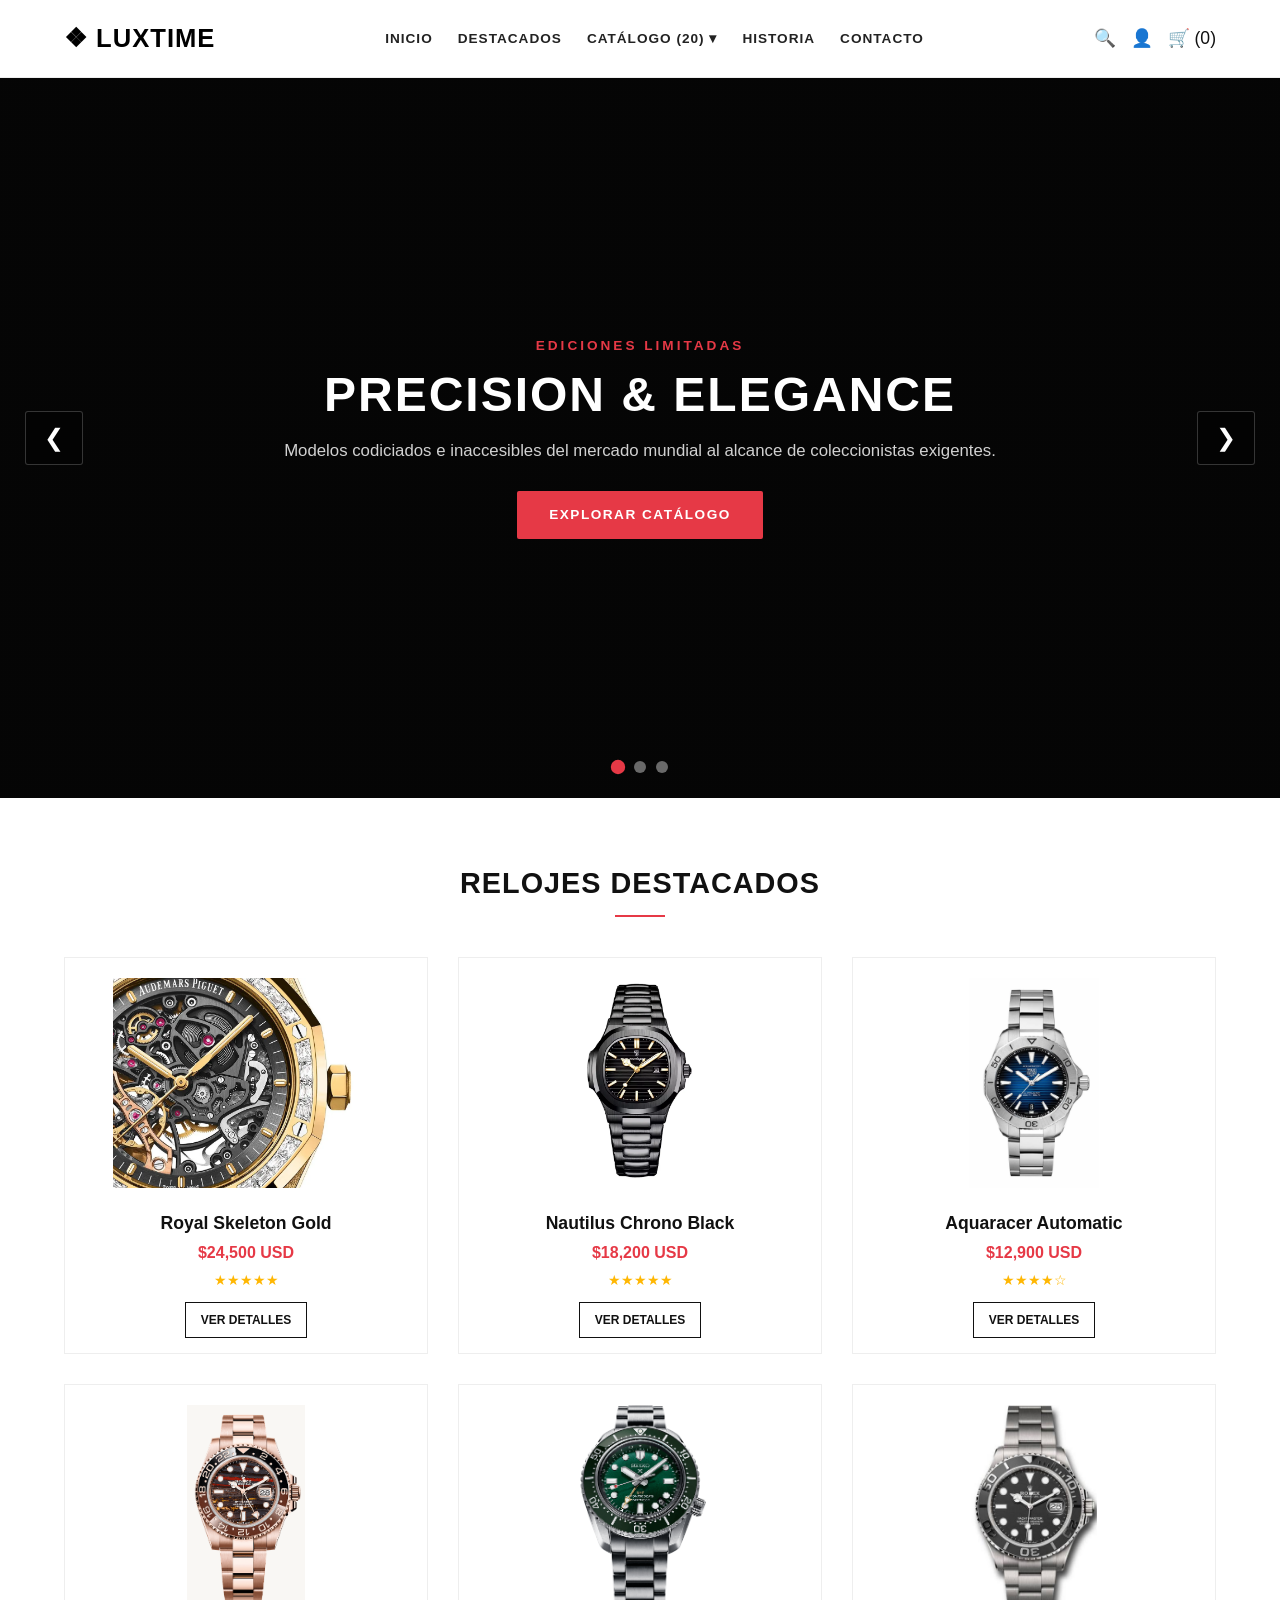
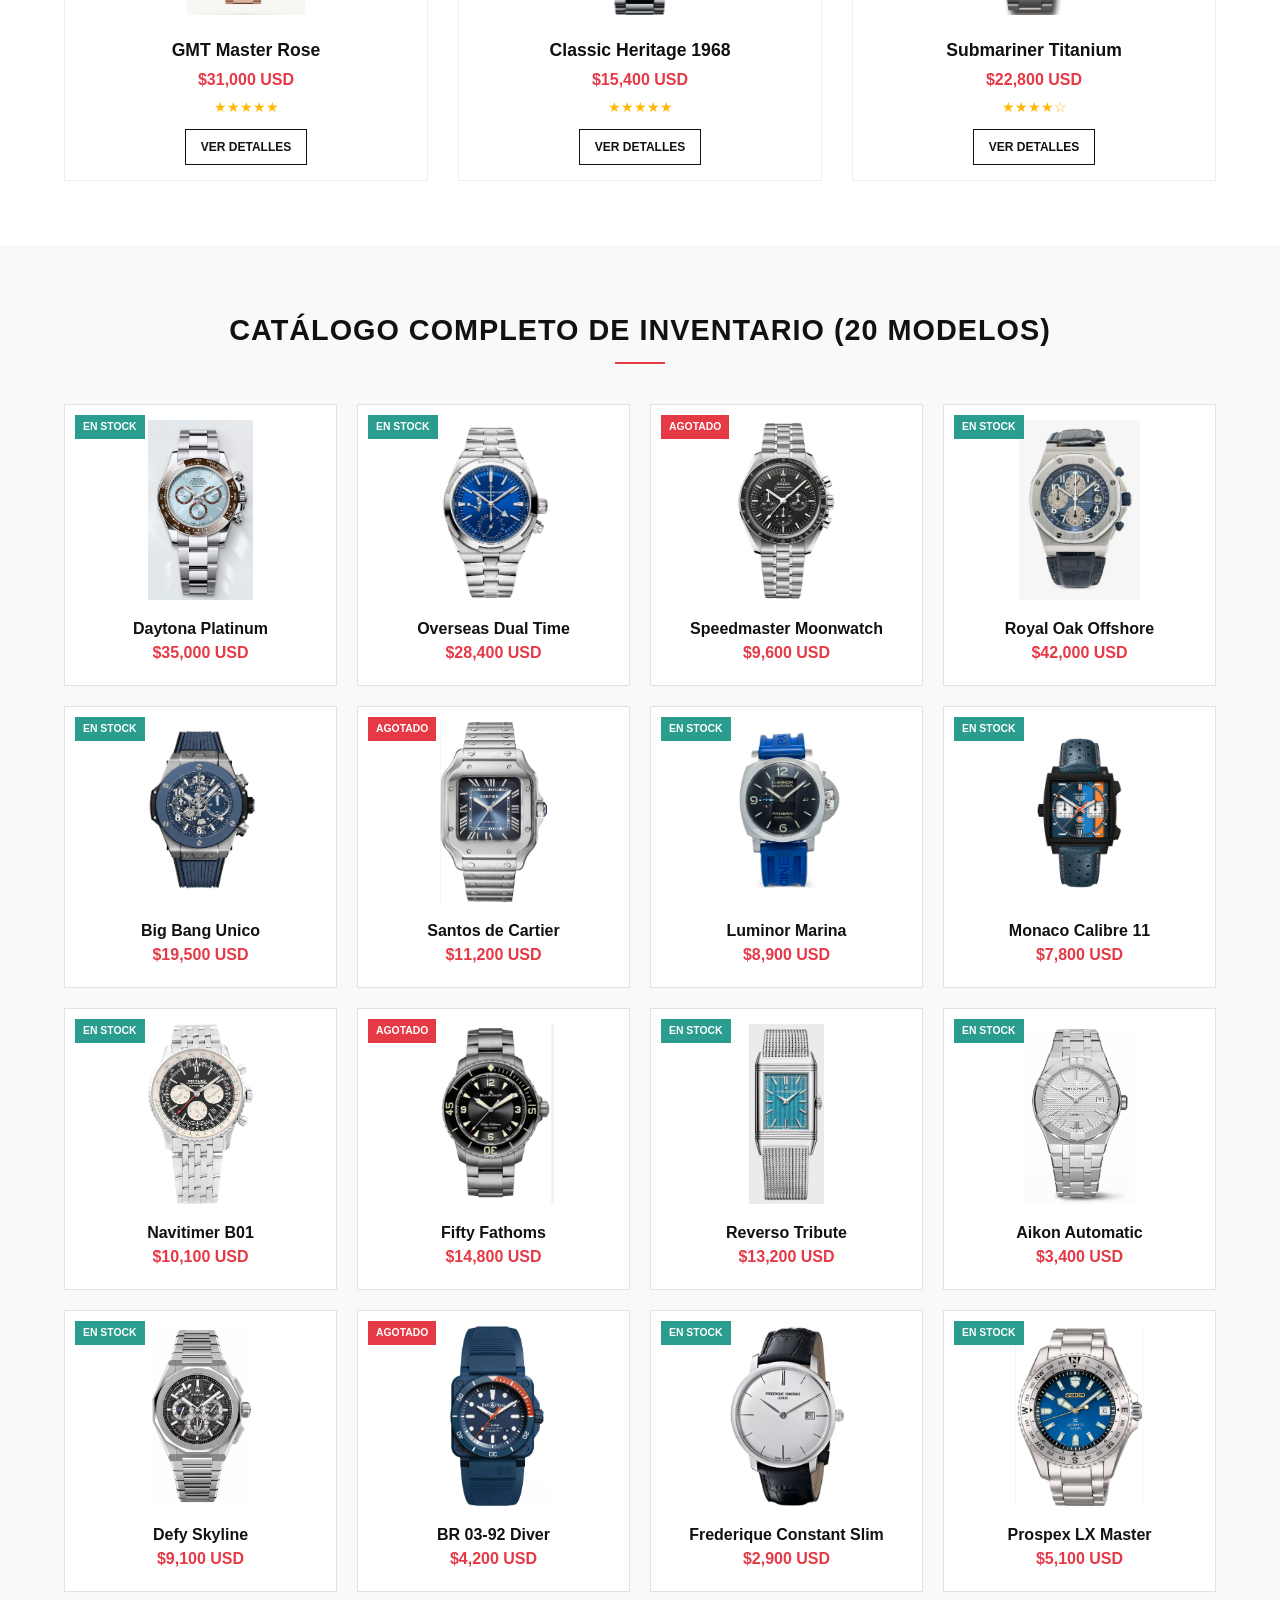
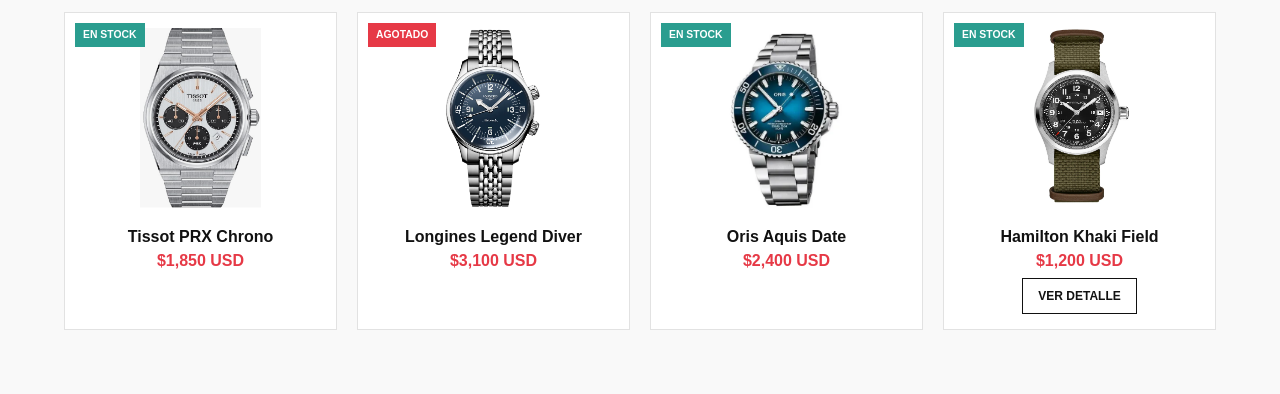
<file: index.html>
<!DOCTYPE html>
<html lang="es">
<head>
    <meta charset="UTF-8">
    <meta name="viewport" content="width=device-width, initial-scale=1.0">
    <title>LuxTime | Luxury Watch & Jewelry Boutique</title>
    <link rel="stylesheet" href="style.css">
    
</head>
<body>

    <!-- ENCABEZADO / NAVBAR NATIVO ESTILO CRM JEWELERS 
     aqui se filtra los productos puede elegir por producto- 
     catalogo - super destacados -->
    <header class="navbar">
        <div class="logo">
            <span class="logo-icon">❖</span> LuxTime
        </div>
<nav>
    <ul class="nav-links">
        <li><a href="index.html">INICIO</a></li>
        <li><a href="index.html#destacados">DESTACADOS</a></li>
        
        <!-- ELEMENTO CON DESPLEGABLE -->
        <li class="dropdown">
            <a href="catalogo.html" class="dropbtn">CATÁLOGO (20) ▾</a>
            <div class="dropdown-content">
                <a href="catalogo.html" class="btn-dropdown">VER COLECCIÓN</a>
                <a href="catalogo.html">Ver Disponibles</a>
                <a href="catalogo.html">Agotados</a>
            </div>
        </li>

        <li><a href="historia.html">HISTORIA</a></li>
        <li><a href="contacto.html">CONTACTO</a></li>
    </ul>
</nav>
        </nav>
        <div class="nav-icons">
            <span>🔍</span>
            <span>👤</span>
            <span>🛒 (0)</span>
        </div>
    </header>

   <!-- SECCIÓN CARRUSEL HERO PRINCIPAL -->
<section class="hero-carousel">
    <div class="carousel-container">
        
        <!-- Diapositiva 1: Reloj Clásico Automático de Lujo -->
        <div class="carousel-slide active" style="background-image: linear-gradient(rgba(0, 0, 0, 0.6), rgba(0, 0, 0, 0.6)), url('https://images.unsplash.com/photo-1524805444758-089113d48a6d?q=80&w=1600&auto=format&fit=crop');">
            <div class="hero-content">
                <span class="hero-subtitle">EDICIONES LIMITADAS</span>
                <h1 class="hero-title">PRECISION & ELEGANCE</h1>
                <p class="hero-description">Modelos codiciados e inaccesibles del mercado mundial al alcance de coleccionistas exigentes.</p>
                <a href="catalogo.html" class="btn-hero">EXPLORAR CATÁLOGO</a>
            </div>
        </div>

        <!-- Diapositiva 2: Cronógrafo Suizo Deportivo -->
        <div class="carousel-slide" style="background-image: linear-gradient(rgba(0, 0, 0, 0.6), rgba(0, 0, 0, 0.6)), url('https://images.unsplash.com/photo-1547996160-81dfa63595aa?q=80&w=1600&auto=format&fit=crop');">
            <div class="hero-content">
                <span class="hero-subtitle">MAESTRÍA SUIZA</span>
                <h1 class="hero-title">CRAFTED FOR GREATNESS</h1>
                <p class="hero-description">Cronógrafos legendarios probados en las condiciones más extremas del planeta.</p>
                <a href="catalogo.html?filtro=stock" class="btn-hero">VER DISPONIBLES</a>
            </div>
        </div>

        <!-- Diapositiva 3: Alta Horología de Colección -->
<div class="carousel-slide" style="background-image: linear-gradient(rgba(0, 0, 0, 0.65), rgba(0, 0, 0, 0.65)), url('./PATEK\ CARRUSEL.png'); background-size: contain; background-repeat: no-repeat; background-position: center;">
    <div class="hero-content">
        <span class="hero-subtitle">INVERSIÓN Y PRESTIGIO</span>
        <h1 class="hero-title">TIMELESS SOPHISTICATION</h1>
        <p class="hero-description">Piezas de colección certificadas con la garantía oficial de autenticidad LuxTime.</p>
        <a href="catalogo.html" class="btn-hero">CONOCE LA COLECCIÓN</a>
    </div>
</div>
    </div>

    <!-- Controles de Navegación del Carrusel -->
    <button class="carousel-control prev" onclick="moveSlide(-1)">&#10094;</button>
    <button class="carousel-control next" onclick="moveSlide(1)">&#10095;</button>

    <!-- Indicadores (Puntos abajo) -->
    <div class="carousel-dots">
        <span class="dot active" onclick="currentSlide(0)"></span>
        <span class="dot" onclick="currentSlide(1)"></span>
        <span class="dot" onclick="currentSlide(2)"></span>
    </div>
</section>

    <!-- SECCIÓN: 6 RELOJES DESTACADOS (Requerimiento Home) -->
    <section id="destacados" class="container">
        <h2 class="section-title">Relojes Destacados</h2>
        <div class="grid-6">
            <!-- 1 -->
            <div class="card">
                <div class="card-img"><img src="Royal Skeleton Gold.png" alt="Reloj 1"></div>
                <h3>Royal Skeleton Gold</h3>
                <p class="price">$24,500 USD</p>
                <div class="rating">★★★★★</div>
                <a href="catalogo.html" class="btn-card">Ver detalles</a>
            </div>
            <!-- 2 -->
            <div class="card">
                <div class="card-img"><img src="Nautilus Chrono Black.png" alt="Reloj 2"></div>
                <h3>Nautilus Chrono Black</h3>
                <p class="price">$18,200 USD</p>
                <div class="rating">★★★★★</div>
                <a href="catalogo.html" class="btn-card">Ver detalles</a>
            </div>
            <!-- 3 -->
            <div class="card">
                <div class="card-img"><img src="Aquaracer Automatic.png" alt="Reloj 3"></div>
                <h3>Aquaracer Automatic</h3>
                <p class="price">$12,900 USD</p>
                <div class="rating">★★★★☆</div>
                <a href="catalogo.html" class="btn-card">Ver detalles</a>
            </div>
            <!-- 4 -->
            <div class="card">
                <div class="card-img"><img src="GMT Master Rose.png" alt="Reloj 4"></div>
                <h3>GMT Master Rose</h3>
                <p class="price">$31,000 USD</p>
                <div class="rating">★★★★★</div>
                <a href="catalogo.html" class="btn-card">Ver detalles</a>
            </div>
            <!-- 5 -->
            <div class="card">
                <div class="card-img"><img src="Classic Heritage 1968.png" alt="Reloj 5"></div>
                <h3>Classic Heritage 1968</h3>
                <p class="price">$15,400 USD</p>
                <div class="rating">★★★★★</div>
                <a href="catalogo.html" class="btn-card">Ver detalles</a>
            </div>
            <!-- 6 -->
            <div class="card">
                <div class="card-img"><img src="Submariner Titanium.png" alt="Reloj 6"></div>
                <h3>Submariner Titanium</h3>
                <p class="price">$22,800 USD</p>
                <div class="rating">★★★★☆</div>
               <a href="catalogo.html" class="btn-card">Ver detalles</a>
            </div>
        </div>
    </section>

    <!-- SECCIÓN: CATÁLOGO COMPLETO (20 RELOJES CON ETIQUETAS STOCK/AGOTADO) -->
    <section id="catalogo" class="container bg-light">
        <h2 class="section-title">Catálogo Completo de Inventario (20 Modelos)</h2>
        <div class="grid-catalog">
            <!-- 1 -->
            <div class="catalog-card">
                <span class="badge stock">En Stock</span>
                <img src="Daytona Platinum.png" alt="Model 1">
                <h4>Daytona Platinum</h4>
                <p class="price">$35,000 USD</p>
            </div>
            <!-- 2 -->
            <div class="catalog-card">
                <span class="badge stock">En Stock</span>
                <img src="Overseas Dual Time.png" alt="Model 2">
                <h4>Overseas Dual Time</h4>
                <p class="price">$28,400 USD</p>
            </div>
            <!-- 3 -->
            <div class="catalog-card">
                <span class="badge soldout">Agotado</span>
                <img src="Speedmaster Moonwatch.png" alt="Model 3">
                <h4>Speedmaster Moonwatch</h4>
                <p class="price">$9,600 USD</p>
            </div>
            <!-- 4 -->
            <div class="catalog-card">
                <span class="badge stock">En Stock</span>
                <img src="Royal Oak Offshore.png" alt="Model 4">
                <h4>Royal Oak Offshore</h4>
                <p class="price">$42,000 USD</p>
            </div>
            <!-- 5 -->
            <div class="catalog-card">
                <span class="badge stock">En Stock</span>
                <img src="Big Bang Unico.png" alt="Model 5">
                <h4>Big Bang Unico</h4>
                <p class="price">$19,500 USD</p>
            </div>
            <!-- 6 -->
            <div class="catalog-card">
                <span class="badge soldout">Agotado</span>
                <img src="Santos de Cartier.png" alt="Model 6">
                <h4>Santos de Cartier</h4>
                <p class="price">$11,200 USD</p>
            </div>
            <!-- 7 -->
            <div class="catalog-card">
                <span class="badge stock">En Stock</span>
                <img src="Luminor Marina.png" alt="Model 7">
                <h4>Luminor Marina</h4>
                <p class="price">$8,900 USD</p>
            </div>
            <!-- 8 -->
            <div class="catalog-card">
                <span class="badge stock">En Stock</span>
                <img src="Monaco Calibre 11.png" alt="Model 8">
                <h4>Monaco Calibre 11</h4>
                <p class="price">$7,800 USD</p>
            </div>
            <!-- 9 -->
            <div class="catalog-card">
                <span class="badge stock">En Stock</span>
                <img src="Navitimer B01.jpg" alt="Model 9">
                <h4>Navitimer B01</h4>
                <p class="price">$10,100 USD</p>
            </div>
            <!-- 10 -->
            <div class="catalog-card">
                <span class="badge soldout">Agotado</span>
                <img src="Fifty Fathoms.png" alt="Model 10">
                <h4>Fifty Fathoms</h4>
                <p class="price">$14,800 USD</p>
            </div>
            <!-- 11 -->
            <div class="catalog-card">
                <span class="badge stock">En Stock</span>
                <img src="Reverso Tribute.png" alt="Model 11">
                <h4>Reverso Tribute</h4>
                <p class="price">$13,200 USD</p>
            </div>
            <!-- 12 -->
            <div class="catalog-card">
                <span class="badge stock">En Stock</span>
                <img src="Aikon Automatic.png" alt="Model 12">
                <h4>Aikon Automatic</h4>
                <p class="price">$3,400 USD</p>
            </div>
            <!-- 13 -->
            <div class="catalog-card">
                <span class="badge stock">En Stock</span>
                <img src="Defy Skyline.png" alt="Model 13">
                <h4>Defy Skyline</h4>
                <p class="price">$9,100 USD</p>
            </div>
            <!-- 14 -->
            <div class="catalog-card">
                <span class="badge soldout">Agotado</span>
                <img src="BR 03-92 Diver.png" alt="Model 14">
                <h4>BR 03-92 Diver</h4>
                <p class="price">$4,200 USD</p>
            </div>
            <!-- 15 -->
            <div class="catalog-card">
                <span class="badge stock">En Stock</span>
                <img src="Frederique Constant Slim.png" alt="Model 15">
                <h4>Frederique Constant Slim</h4>
                <p class="price">$2,900 USD</p>
            </div>
            <!-- 16 -->
            <div class="catalog-card">
                <span class="badge stock">En Stock</span>
                <img src="Prospex LX Master.png" alt="Model 16">
                <h4>Prospex LX Master</h4>
                <p class="price">$5,100 USD</p>
            </div>
            <!-- 17 -->
            <div class="catalog-card">
                <span class="badge stock">En Stock</span>
                <img src="Tissot PRX Chrono.png" alt="Model 17">
                <h4>Tissot PRX Chrono</h4>
                <p class="price">$1,850 USD</p>
            </div>
            <!-- 18 -->
            <div class="catalog-card">
                <span class="badge soldout">Agotado</span>
                <img src="Longines Legend Diver.png" alt="Model 18">
                <h4>Longines Legend Diver</h4>
                <p class="price">$3,100 USD</p>
            </div>
            <!-- 19 -->
            <div class="catalog-card">
                <span class="badge stock">En Stock</span>
                <img src="Oris Aquis Date.png" alt="Model 19">
                <h4>Oris Aquis Date</h4>
                <p class="price">$2,400 USD</p>
            </div>
            <!-- 20 -->
            <!-- 20 -->
<!-- 20 -->
<div class="catalog-card">
    <span class="badge stock">En Stock</span>
    <img src="Hamilton Khaki Field.png" alt="Model 20">
    <h4>Hamilton Khaki Field</h4>
    <p class="price">$1,200 USD</p>
    <a href="#modal-hamilton" class="btn-card">Ver Detalle</a>
</div>
        </div>
    </section>

    <script>
    let slideIndex = 0;
    let autoSlideTimer = null;

    function showSlide(index) {
        const slides = document.querySelectorAll('.carousel-slide');
        const dots = document.querySelectorAll('.dot');

        if (!slides || slides.length === 0) return;

        // Ajuste cíclico de índice
        if (index >= slides.length) { slideIndex = 0; }
        else if (index < 0) { slideIndex = slides.length - 1; }
        else { slideIndex = index; }

        // Ocultar todas las diapositivas
        slides.forEach(slide => {
            slide.classList.remove('active');
            slide.style.opacity = '0';
            slide.style.zIndex = '0';
        });

        dots.forEach(dot => dot.classList.remove('active'));

        // Mostrar la activa
        slides[slideIndex].classList.add('active');
        slides[slideIndex].style.opacity = '1';
        slides[slideIndex].style.zIndex = '1';

        if (dots[slideIndex]) {
            dots[slideIndex].classList.add('active');
        }
    }

    function moveSlide(n) {
        resetTimer();
        showSlide(slideIndex + n);
    }

    function currentSlide(n) {
        resetTimer();
        showSlide(n);
    }

    function startAutoSlide() {
        if (autoSlideTimer) clearInterval(autoSlideTimer);
        autoSlideTimer = setInterval(() => {
            showSlide(slideIndex + 1);
        }, 4000); // Cambia cada 4 segundos
    }

    function resetTimer() {
        clearInterval(autoSlideTimer);
        startAutoSlide();
    }

    // Inicializar carrusel
    document.addEventListener('DOMContentLoaded', () => {
        showSlide(0);
        startAutoSlide();
    });
</script>

</body>
</html>
</file>
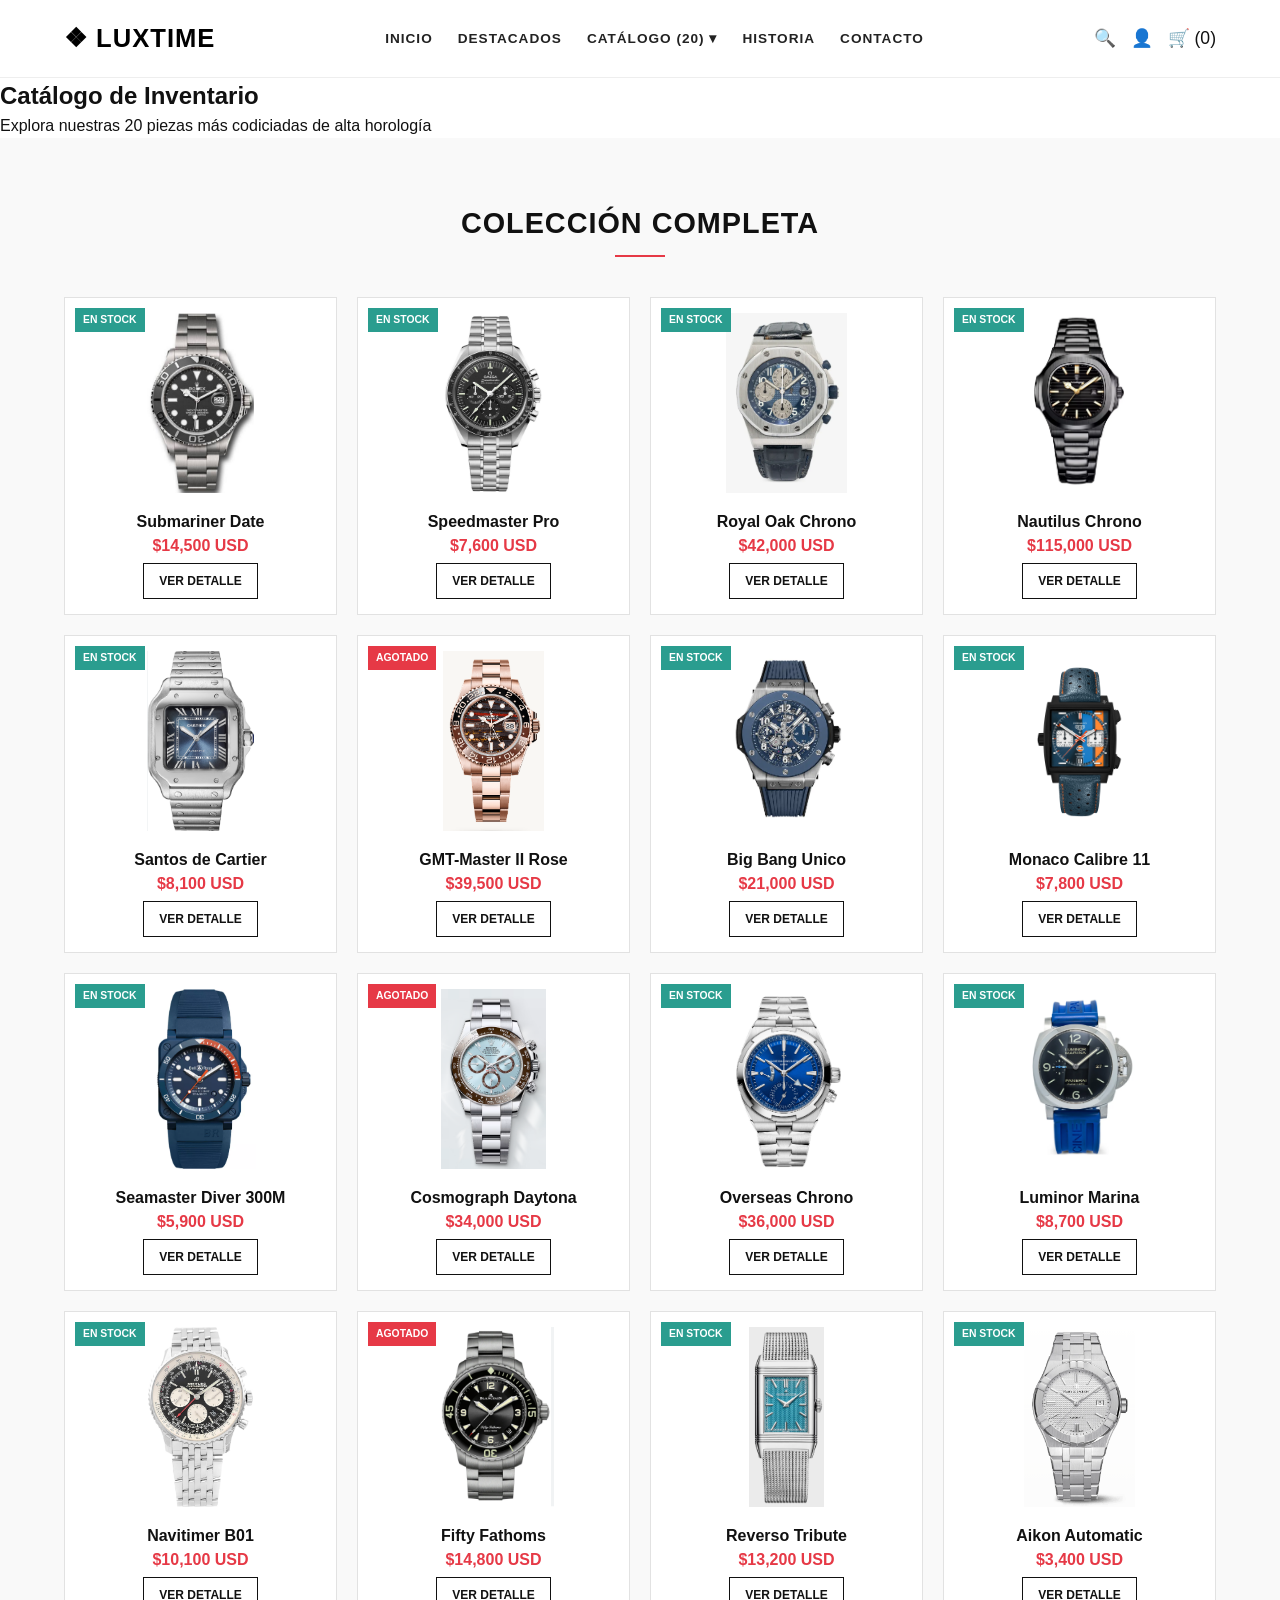
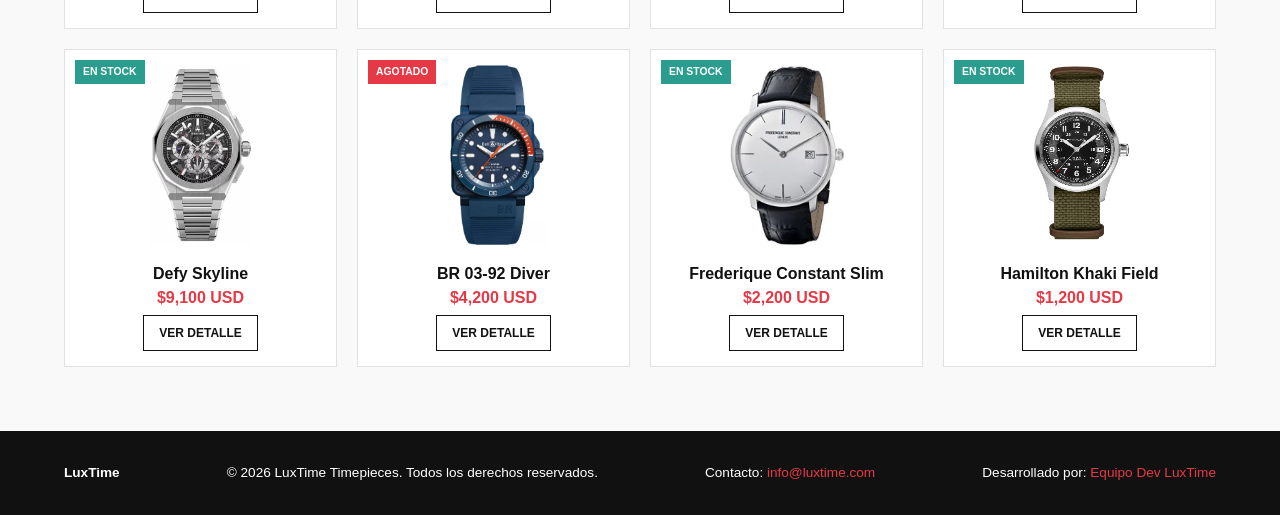
<file: catalogo.html>
<!DOCTYPE html>
<html lang="es">
<head>
    <meta charset="UTF-8">
    <meta name="viewport" content="width=device-width, initial-scale=1.0">
    <title>Catálogo Completo | LuxTime Boutique</title>
    <!-- Vinculamos el mismo CSS para mantener la colorimetría -->
    <link rel="stylesheet" href="style.css">
</head>
<body>

    <!-- NAVBAR IDÉNTICO (Mantenemos coherencia visual) -->
    <header class="navbar">
        <div class="logo">
            <span class="logo-icon">❖</span> LuxTime
        </div>
        <nav>
    <ul class="nav-links">
        <li><a href="index.html">INICIO</a></li>
        <li><a href="index.html#destacados">DESTACADOS</a></li>
        
        <!-- ELEMENTO CON DESPLEGABLE -->
        <li class="dropdown">
            <a href="catalogo.html" class="dropbtn">CATÁLOGO (20) ▾</a>
            <div class="dropdown-content">
                <a href="catalogo.html" class="btn-dropdown">VER COLECCIÓN</a>
                <a href="catalogo.html">Ver Disponibles</a>
                <a href="catalogo.html">Agotados</a>
            </div>
        </li>

        <li><a href="index.html#historia">HISTORIA</a></li>
        <li><a href="index.html#contacto">CONTACTO</a></li>
    </ul>
</nav>
        <div class="nav-icons">
            <span>🔍</span>
            <span>👤</span>
            <span>🛒 (0)</span>
        </div>
    </header>

    <!-- BANNER SECUNDARIO PARA EL CATÁLOGO -->
    <section class="catalog-hero">
        <h1>Catálogo de Inventario</h1>
        <p>Explora nuestras 20 piezas más codiciadas de alta horología</p>
    </section>

    <!-- SECCIÓN: CATÁLOGO COMPLETO (20 RELOJES) -->
    <section class="container bg-light">
    <h2 class="section-title">Colección Completa</h2>
    <div class="grid-catalog">

        <!-- 1 -->
        <div class="catalog-card">
            <span class="badge stock">En Stock</span>
            <img src="Submariner Titanium.png" alt="Submariner Date">
            <h4>Submariner Date</h4>
            <p class="price">$14,500 USD</p>
            <a href="#modal-submariner" class="btn-card">Ver Detalle</a>
        </div>

        <!-- 2 -->
        <div class="catalog-card">
            <span class="badge stock">En Stock</span>
            <img src="Speedmaster Moonwatch.png" alt="Speedmaster Professional">
            <h4>Speedmaster Pro</h4>
            <p class="price">$7,600 USD</p>
            <a href="#modal-speedmaster" class="btn-card">Ver Detalle</a>
        </div>

        <!-- 3 -->
        <div class="catalog-card">
            <span class="badge stock">En Stock</span>
            <img src="Royal Oak Offshore.png" alt="Royal Oak Chrono">
            <h4>Royal Oak Chrono</h4>
            <p class="price">$42,000 USD</p>
            <a href="#modal-royaloak" class="btn-card">Ver Detalle</a>
        </div>

        <!-- 4 -->
        <div class="catalog-card">
            <span class="badge stock">En Stock</span>
            <img src="./Nautilus Chrono Black.png" alt="Nautilus Chrono Black">
            <h4>Nautilus Chrono</h4>
            <p class="price">$115,000 USD</p>
            <a href="#modal-nautilus" class="btn-card">Ver Detalle</a>
        </div>

        <!-- 5 -->
        <div class="catalog-card">
            <span class="badge stock">En Stock</span>
            <img src="./Santos de Cartier.png" alt="Santos de Cartier">
            <h4>Santos de Cartier</h4>
            <p class="price">$8,100 USD</p>
            <a href="#modal-santos" class="btn-card">Ver Detalle</a>
        </div>

        <!-- 6 -->
        <div class="catalog-card">
            <span class="badge soldout">Agotado</span>
            <img src="./GMT Master Rose.png" alt="GMT Master Rose">
            <h4>GMT-Master II Rose</h4>
            <p class="price">$39,500 USD</p>
            <a href="#modal-gmtrose" class="btn-card">Ver Detalle</a>
        </div>

        <!-- 7 -->
        <div class="catalog-card">
            <span class="badge stock">En Stock</span>
            <img src="./Big Bang Unico.png" alt="Big Bang Unico">
            <h4>Big Bang Unico</h4>
            <p class="price">$21,000 USD</p>
            <a href="#modal-bigbang" class="btn-card">Ver Detalle</a>
        </div>

        <!-- 8 -->
        <div class="catalog-card">
            <span class="badge stock">En Stock</span>
            <img src="./Monaco Calibre 11.png" alt="Monaco Calibre 11">
            <h4>Monaco Calibre 11</h4>
            <p class="price">$7,800 USD</p>
            <a href="#modal-monaco" class="btn-card">Ver Detalle</a>
        </div>

        <!-- 9 -->
        <div class="catalog-card">
            <span class="badge stock">En Stock</span>
            <img src="BR 03-92 Diver.png" alt="Seamaster Diver 300M">
            <h4>Seamaster Diver 300M</h4>
            <p class="price">$5,900 USD</p>
            <a href="#modal-seamaster" class="btn-card">Ver Detalle</a>
        </div>

        <!-- 10 -->
        <div class="catalog-card">
            <span class="badge soldout">Agotado</span>
            <img src="Daytona Platinum.png" alt="Cosmograph Daytona">
            <h4>Cosmograph Daytona</h4>
            <p class="price">$34,000 USD</p>
            <a href="#modal-daytona" class="btn-card">Ver Detalle</a>
        </div>

        <!-- 11 -->
        <div class="catalog-card">
            <span class="badge stock">En Stock</span>
            <img src="Overseas Dual Time.png" alt="Overseas Chronograph">
            <h4>Overseas Chrono</h4>
            <p class="price">$36,000 USD</p>
            <a href="#modal-overseas" class="btn-card">Ver Detalle</a>
        </div>

        <!-- 12 -->
        <div class="catalog-card">
            <span class="badge stock">En Stock</span>
            <img src="./Luminor Marina.png" alt="Luminor Marina">
            <h4>Luminor Marina</h4>
            <p class="price">$8,700 USD</p>
            <a href="#modal-luminor" class="btn-card">Ver Detalle</a>
        </div>

        <!-- 13 -->
        <div class="catalog-card">
            <span class="badge stock">En Stock</span>
            <img src="Navitimer B01.jpg" alt="Navitimer B01">
            <h4>Navitimer B01</h4>
            <p class="price">$10,100 USD</p>
            <a href="#modal-navitimer" class="btn-card">Ver Detalle</a>
        </div>

        <!-- 14 -->
        <div class="catalog-card">
            <span class="badge soldout">Agotado</span>
            <img src="./Fifty Fathoms.png" alt="Fifty Fathoms">
            <h4>Fifty Fathoms</h4>
            <p class="price">$14,800 USD</p>
            <a href="#modal-fiftyfathoms" class="btn-card">Ver Detalle</a>
        </div>

        <!-- 15 -->
        <div class="catalog-card">
            <span class="badge stock">En Stock</span>
            <img src="./Reverso Tribute.png" alt="Reverso Tribute">
            <h4>Reverso Tribute</h4>
            <p class="price">$13,200 USD</p>
            <a href="#modal-reverso" class="btn-card">Ver Detalle</a>
        </div>

        <!-- 16 -->
        <div class="catalog-card">
            <span class="badge stock">En Stock</span>
            <img src="./Aikon Automatic.png" alt="Aikon Automatic">
            <h4>Aikon Automatic</h4>
            <p class="price">$3,400 USD</p>
            <a href="#modal-aikon" class="btn-card">Ver Detalle</a>
        </div>

        <!-- 17 -->
        <div class="catalog-card">
            <span class="badge stock">En Stock</span>
            <img src="./Defy Skyline.png" alt="Defy Skyline">
            <h4>Defy Skyline</h4>
            <p class="price">$9,100 USD</p>
            <a href="#modal-defy" class="btn-card">Ver Detalle</a>
        </div>

        <!-- 18 -->
        <div class="catalog-card">
            <span class="badge soldout">Agotado</span>
            <img src="./BR 03-92 Diver.png" alt="BR 03-92 Diver">
            <h4>BR 03-92 Diver</h4>
            <p class="price">$4,200 USD</p>
            <a href="#modal-br03" class="btn-card">Ver Detalle</a>
        </div>

        <!-- 19 -->
        <div class="catalog-card">
            <span class="badge stock">En Stock</span>
            <img src="Frederique Constant Slim.png" alt="Frederique Constant Slimline">
            <h4>Frederique Constant Slim</h4>
            <p class="price">$2,200 USD</p>
            <a href="#modal-frederique" class="btn-card">Ver Detalle</a>
        </div>

        <!-- 20 -->
        <div class="catalog-card">
            <span class="badge stock">En Stock</span>
            <img src="./Hamilton Khaki Field.png" alt="Hamilton Khaki Field">
            <h4>Hamilton Khaki Field</h4>
            <p class="price">$1,200 USD</p>
            <a href="#modal-hamilton" class="btn-card">Ver Detalle</a>
        </div>

    </div>
</section>

    <!-- FOOTER FLEXBOX -->
    <footer class="site-footer">
        <div class="footer-container">
            <div class="footer-item">
                <strong>LuxTime</strong>
            </div>
            <div class="footer-item">
                © 2026 LuxTime Timepieces. Todos los derechos reservados.
            </div>
            <div class="footer-item">
                Contacto: <a href="mailto:info@luxtime.com">info@luxtime.com</a>
            </div>
            <div class="footer-item">
                Desarrollado por: <a href="#">Equipo Dev LuxTime</a>
            </div>
        </div>
    </footer>
<!-- ==========================================
         SISTEMA DE MODALES DE PRODUCTOS (1 A 20)
         ========================================== -->

    <!-- Modal 1 -->
    <div id="modal-submariner" class="modal-overlay">
        <div class="modal-box">
            <a href="#" class="modal-close">&times;</a>
            <img src="Submariner Titanium.png" alt="Submariner Date">
            <h3>Submariner Date</h3>
            <p class="modal-price">$14,500 USD</p>
            <ul class="modal-specs">
                <li><strong>Marca:</strong> Rolex</li>
                <li><strong>Caja:</strong> Acero Oystersteel</li>
                <li><strong>Diámetro:</strong> 41 mm</li>
                <li><strong>Movimiento:</strong> Calibre 3235 Automático</li>
                <li><strong>Hermeticidad:</strong> 300 Metros</li>
            </ul>
        </div>
    </div>

    <!-- Modal 2 -->
    <div id="modal-speedmaster" class="modal-overlay">
        <div class="modal-box">
            <a href="#" class="modal-close">&times;</a>
            <img src="Speedmaster Moonwatch.png" alt="Speedmaster Professional">
            <h3>Speedmaster Pro</h3>
            <p class="modal-price">$7,600 USD</p>
            <ul class="modal-specs">
                <li><strong>Marca:</strong> Omega</li>
                <li><strong>Caja:</strong> Acero Inoxidable</li>
                <li><strong>Diámetro:</strong> 42 mm</li>
                <li><strong>Movimiento:</strong> Calibre 3861 Cuerda Manual</li>
                <li><strong>Hermeticidad:</strong> 50 Metros</li>
            </ul>
        </div>
    </div>

    <!-- Modal 3 -->
    <div id="modal-royaloak" class="modal-overlay">
        <div class="modal-box">
            <a href="#" class="modal-close">&times;</a>
            <img src="Royal Oak Offshore.png" alt="Royal Oak Chrono">
            <h3>Royal Oak Chrono</h3>
            <p class="modal-price">$42,000 USD</p>
            <ul class="modal-specs">
                <li><strong>Marca:</strong> Audemars Piguet</li>
                <li><strong>Caja:</strong> Acero Inoxidable</li>
                <li><strong>Diámetro:</strong> 41 mm</li>
                <li><strong>Movimiento:</strong> Calibre 4401 Automático</li>
                <li><strong>Hermeticidad:</strong> 50 Metros</li>
            </ul>
        </div>
    </div>

    <!-- Modal 4 -->
    <div id="modal-nautilus" class="modal-overlay">
        <div class="modal-box">
            <a href="#" class="modal-close">&times;</a>
            <img src="./Nautilus Chrono Black.png" alt="Nautilus Chrono Black">
            <h3>Nautilus Chrono</h3>
            <p class="modal-price">$115,000 USD</p>
            <ul class="modal-specs">
                <li><strong>Marca:</strong> Patek Philippe</li>
                <li><strong>Caja:</strong> Acero Inoxidable</li>
                <li><strong>Diámetro:</strong> 40.5 mm</li>
                <li><strong>Movimiento:</strong> Calibre CH 28-520 C Automático</li>
                <li><strong>Hermeticidad:</strong> 120 Metros</li>
            </ul>
        </div>
    </div>

    <!-- Modal 5 -->
    <div id="modal-santos" class="modal-overlay">
        <div class="modal-box">
            <a href="#" class="modal-close">&times;</a>
            <img src="./Santos de Cartier.png" alt="Santos de Cartier">
            <h3>Santos de Cartier</h3>
            <p class="modal-price">$8,100 USD</p>
            <ul class="modal-specs">
                <li><strong>Marca:</strong> Cartier</li>
                <li><strong>Caja:</strong> Acero Inoxidable</li>
                <li><strong>Diámetro:</strong> 39.8 mm</li>
                <li><strong>Movimiento:</strong> Calibre 1847 MC Automático</li>
                <li><strong>Hermeticidad:</strong> 100 Metros</li>
            </ul>
        </div>
    </div>

    <!-- Modal 6 -->
    <div id="modal-gmtrose" class="modal-overlay">
        <div class="modal-box">
            <a href="#" class="modal-close">&times;</a>
            <img src="./GMT Master Rose.png" alt="GMT Master Rose">
            <h3>GMT-Master II Rose</h3>
            <p class="modal-price">$39,500 USD</p>
            <ul class="modal-specs">
                <li><strong>Marca:</strong> Rolex</li>
                <li><strong>Caja:</strong> Oro Everose de 18 ct</li>
                <li><strong>Diámetro:</strong> 40 mm</li>
                <li><strong>Movimiento:</strong> Calibre 3285 Automático</li>
                <li><strong>Hermeticidad:</strong> 100 Metros</li>
            </ul>
        </div>
    </div>

    <!-- Modal 7 -->
    <div id="modal-bigbang" class="modal-overlay">
        <div class="modal-box">
            <a href="#" class="modal-close">&times;</a>
            <img src="./Big Bang Unico.png" alt="Big Bang Unico">
            <h3>Big Bang Unico</h3>
            <p class="modal-price">$21,000 USD</p>
            <ul class="modal-specs">
                <li><strong>Marca:</strong> Hublot</li>
                <li><strong>Caja:</strong> Cerámica Negra / Titanio</li>
                <li><strong>Diámetro:</strong> 42 mm</li>
                <li><strong>Movimiento:</strong> HUB1280 Unico Automático</li>
                <li><strong>Hermeticidad:</strong> 100 Metros</li>
            </ul>
        </div>
    </div>

    <!-- Modal 8 -->
    <div id="modal-monaco" class="modal-overlay">
        <div class="modal-box">
            <a href="#" class="modal-close">&times;</a>
            <img src="./Monaco Calibre 11.png" alt="Monaco Calibre 11">
            <h3>Monaco Calibre 11</h3>
            <p class="modal-price">$7,800 USD</p>
            <ul class="modal-specs">
                <li><strong>Marca:</strong> TAG Heuer</li>
                <li><strong>Caja:</strong> Acero Inoxidable</li>
                <li><strong>Diámetro:</strong> 39 mm</li>
                <li><strong>Movimiento:</strong> Calibre 11 Automático</li>
                <li><strong>Hermeticidad:</strong> 100 Metros</li>
            </ul>
        </div>
    </div>

    <!-- Modal 9 -->
    <div id="modal-seamaster" class="modal-overlay">
        <div class="modal-box">
            <a href="#" class="modal-close">&times;</a>
            <img src="BR 03-92 Diver.png" alt="Seamaster Diver 300M">
            <h3>Seamaster Diver 300M</h3>
            <p class="modal-price">$5,900 USD</p>
            <ul class="modal-specs">
                <li><strong>Marca:</strong> Omega</li>
                <li><strong>Caja:</strong> Acero Inoxidable</li>
                <li><strong>Diámetro:</strong> 42 mm</li>
                <li><strong>Movimiento:</strong> Calibre Co-Axial 8800</li>
                <li><strong>Hermeticidad:</strong> 300 Metros</li>
            </ul>
        </div>
    </div>

    <!-- Modal 10 -->
    <div id="modal-daytona" class="modal-overlay">
        <div class="modal-box">
            <a href="#" class="modal-close">&times;</a>
            <img src="Daytona Platinum.png" alt="Cosmograph Daytona">
            <h3>Cosmograph Daytona</h3>
            <p class="modal-price">$34,000 USD</p>
            <ul class="modal-specs">
                <li><strong>Marca:</strong> Rolex</li>
                <li><strong>Caja:</strong> Acero Oystersteel y Cerachrom</li>
                <li><strong>Diámetro:</strong> 40 mm</li>
                <li><strong>Movimiento:</strong> Calibre 4131 Automático</li>
                <li><strong>Hermeticidad:</strong> 100 Metros</li>
            </ul>
        </div>
    </div>

    <!-- Modal 11 -->
    <div id="modal-overseas" class="modal-overlay">
        <div class="modal-box">
            <a href="#" class="modal-close">&times;</a>
            <img src="Overseas Dual Time.png" alt="Overseas Chronograph">
            <h3>Overseas Chrono</h3>
            <p class="modal-price">$36,000 USD</p>
            <ul class="modal-specs">
                <li><strong>Marca:</strong> Vacheron Constantin</li>
                <li><strong>Caja:</strong> Acero Inoxidable</li>
                <li><strong>Diámetro:</strong> 42.5 mm</li>
                <li><strong>Movimiento:</strong> Calibre 5200 Automático</li>
                <li><strong>Hermeticidad:</strong> 150 Metros</li>
            </ul>
        </div>
    </div>

    <!-- Modal 12 -->
    <div id="modal-luminor" class="modal-overlay">
        <div class="modal-box">
            <a href="#" class="modal-close">&times;</a>
            <img src="./Luminor Marina.png" alt="Luminor Marina">
            <h3>Luminor Marina</h3>
            <p class="modal-price">$8,700 USD</p>
            <ul class="modal-specs">
                <li><strong>Marca:</strong> Panerai</li>
                <li><strong>Caja:</strong> Acero Pulido AISI 316L</li>
                <li><strong>Diámetro:</strong> 44 mm</li>
                <li><strong>Movimiento:</strong> Calibre P.9010 Automático</li>
                <li><strong>Hermeticidad:</strong> 300 Metros</li>
            </ul>
        </div>
    </div>

    <!-- Modal 13 -->
    <div id="modal-navitimer" class="modal-overlay">
        <div class="modal-box">
            <a href="#" class="modal-close">&times;</a>
            <img src="Navitimer B01.jpg" alt="Navitimer B01">
            <h3>Navitimer B01</h3>
            <p class="modal-price">$10,100 USD</p>
            <ul class="modal-specs">
                <li><strong>Marca:</strong> Breitling</li>
                <li><strong>Caja:</strong> Acero Inoxidable</li>
                <li><strong>Diámetro:</strong> 43 mm</li>
                <li><strong>Movimiento:</strong> Calibre Breitling 01 Automático</li>
                <li><strong>Hermeticidad:</strong> 30 Metros</li>
            </ul>
        </div>
    </div>

    <!-- Modal 14 -->
    <div id="modal-fiftyfathoms" class="modal-overlay">
        <div class="modal-box">
            <a href="#" class="modal-close">&times;</a>
            <img src="./Fifty Fathoms.png" alt="Fifty Fathoms">
            <h3>Fifty Fathoms</h3>
            <p class="modal-price">$14,800 USD</p>
            <ul class="modal-specs">
                <li><strong>Marca:</strong> Blancpain</li>
                <li><strong>Caja:</strong> Acero Satinado</li>
                <li><strong>Diámetro:</strong> 45 mm</li>
                <li><strong>Movimiento:</strong> Calibre 1315 Automático</li>
                <li><strong>Hermeticidad:</strong> 300 Metros</li>
            </ul>
        </div>
    </div>

    <!-- Modal 15 -->
    <div id="modal-reverso" class="modal-overlay">
        <div class="modal-box">
            <a href="#" class="modal-close">&times;</a>
            <img src="./Reverso Tribute.png" alt="Reverso Tribute">
            <h3>Reverso Tribute</h3>
            <p class="modal-price">$13,200 USD</p>
            <ul class="modal-specs">
                <li><strong>Marca:</strong> Jaeger-LeCoultre</li>
                <li><strong>Caja:</strong> Acero Inoxidable Reversible</li>
                <li><strong>Diámetro:</strong> 45.6 x 27.4 mm</li>
                <li><strong>Movimiento:</strong> Calibre 822 Cuerda Manual</li>
                <li><strong>Hermeticidad:</strong> 30 Metros</li>
            </ul>
        </div>
    </div>

    <!-- Modal 16 -->
    <div id="modal-aikon" class="modal-overlay">
        <div class="modal-box">
            <a href="#" class="modal-close">&times;</a>
            <img src="./Aikon Automatic.png" alt="Aikon Automatic">
            <h3>Aikon Automatic</h3>
            <p class="modal-price">$3,400 USD</p>
            <ul class="modal-specs">
                <li><strong>Marca:</strong> Maurice Lacroix</li>
                <li><strong>Caja:</strong> Acero Inoxidable</li>
                <li><strong>Diámetro:</strong> 42 mm</li>
                <li><strong>Movimiento:</strong> Calibre ML115 Automático</li>
                <li><strong>Hermeticidad:</strong> 200 Metros</li>
            </ul>
        </div>
    </div>

    <!-- Modal 17 -->
    <div id="modal-defy" class="modal-overlay">
        <div class="modal-box">
            <a href="#" class="modal-close">&times;</a>
            <img src="./Defy Skyline.png" alt="Defy Skyline">
            <h3>Defy Skyline</h3>
            <p class="modal-price">$9,100 USD</p>
            <ul class="modal-specs">
                <li><strong>Marca:</strong> Zenith</li>
                <li><strong>Caja:</strong> Acero Facetado</li>
                <li><strong>Diámetro:</strong> 41 mm</li>
                <li><strong>Movimiento:</strong> Calibre El Primero 3620</li>
                <li><strong>Hermeticidad:</strong> 100 Metros</li>
            </ul>
        </div>
    </div>

    <!-- Modal 18 -->
    <div id="modal-br03" class="modal-overlay">
        <div class="modal-box">
            <a href="#" class="modal-close">&times;</a>
            <img src="./BR 03-92 Diver.png" alt="BR 03-92 Diver">
            <h3>BR 03-92 Diver</h3>
            <p class="modal-price">$4,200 USD</p>
            <ul class="modal-specs">
                <li><strong>Marca:</strong> Bell & Ross</li>
                <li><strong>Caja:</strong> Acero Pulido y Satinado</li>
                <li><strong>Diámetro:</strong> 42 mm</li>
                <li><strong>Movimiento:</strong> Calibre BR-CAL.302 Automático</li>
                <li><strong>Hermeticidad:</strong> 300 Metros</li>
            </ul>
        </div>
    </div>

    <!-- Modal 19 -->
    <div id="modal-frederique" class="modal-overlay">
        <div class="modal-box">
            <a href="#" class="modal-close">&times;</a>
            <img src="Frederique Constant Slim.png" alt="Frederique Constant Slimline">
            <h3>Frederique Constant Slim</h3>
            <p class="modal-price">$2,200 USD</p>
            <ul class="modal-specs">
                <li><strong>Marca:</strong> Frédérique Constant</li>
                <li><strong>Caja:</strong> Acero Inoxidable Extra Plano</li>
                <li><strong>Diámetro:</strong> 40 mm</li>
                <li><strong>Movimiento:</strong> Calibre FC-306 Automático</li>
                <li><strong>Hermeticidad:</strong> 30 Metros</li>
            </ul>
        </div>
    </div>

    <!-- Modal 20 -->
    <div id="modal-hamilton" class="modal-overlay">
        <div class="modal-box">
            <a href="#" class="modal-close">&times;</a>
            <img src="./Hamilton Khaki Field.png" alt="Hamilton Khaki Field">
            <h3>Hamilton Khaki Field</h3>
            <p class="modal-price">$1,200 USD</p>
            <ul class="modal-specs">
                <li><strong>Marca:</strong> Hamilton</li>
                <li><strong>Caja:</strong> Acero Inoxidable</li>
                <li><strong>Diámetro:</strong> 38 mm</li>
                <li><strong>Movimiento:</strong> Calibre Automático H-10</li>
                <li><strong>Hermeticidad:</strong> 100 Metros</li>
            </ul>
        </div>
    </div>
</div>
</body>
</html>
</file>
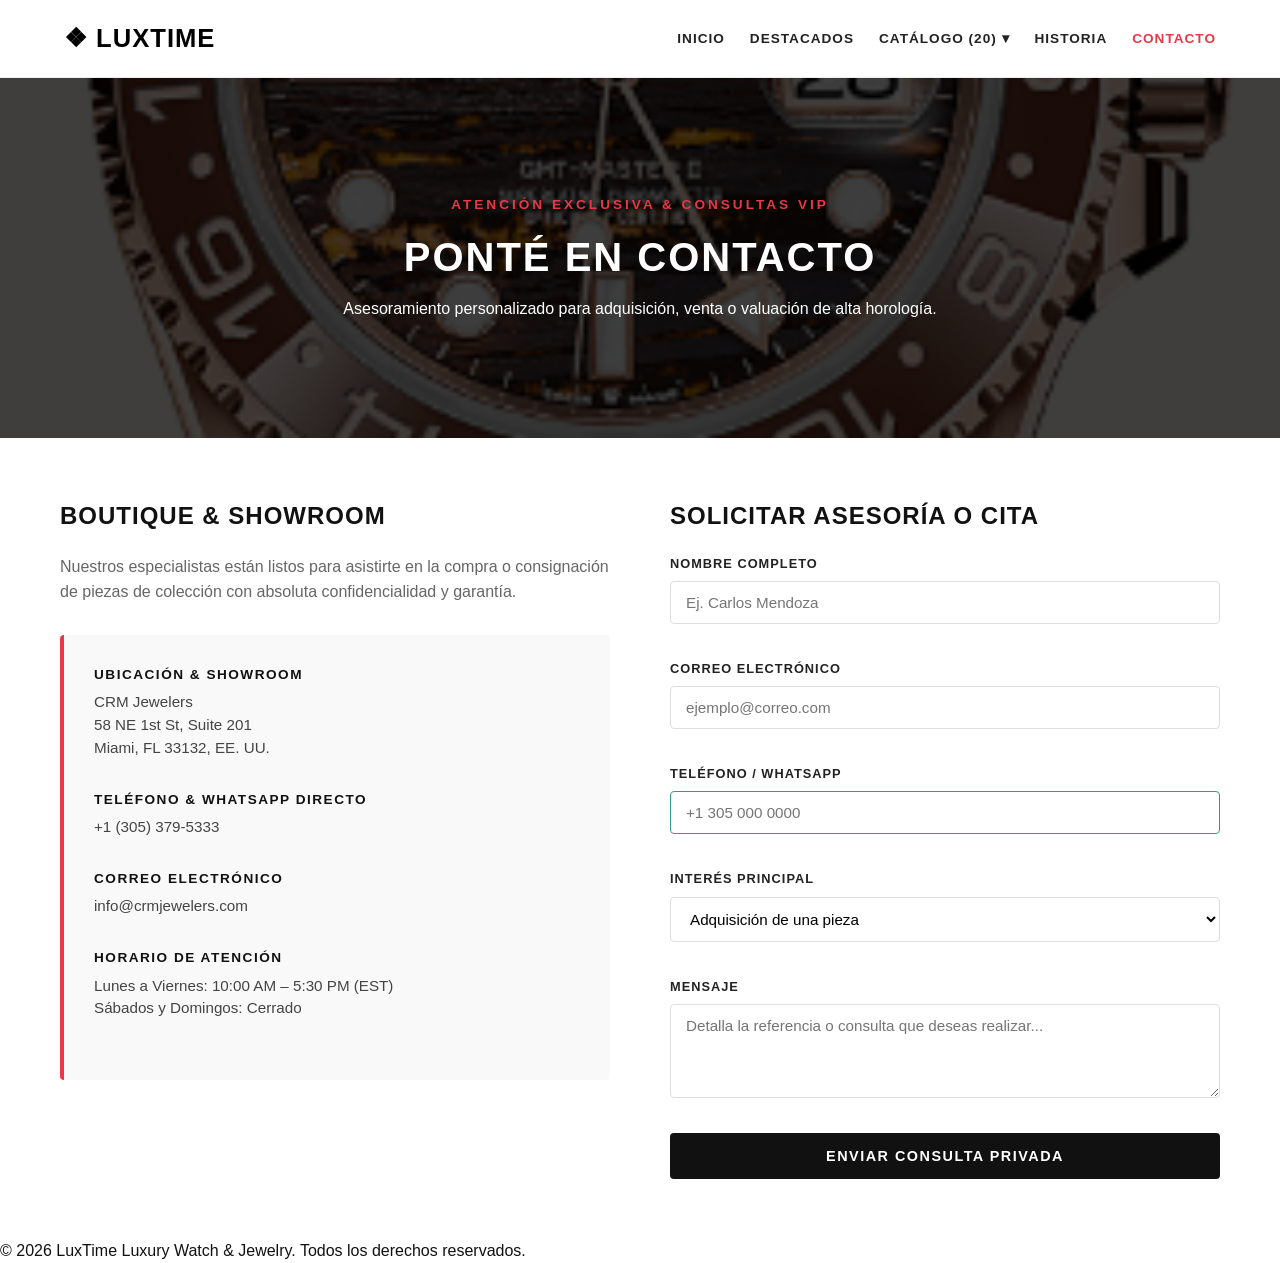
<file: contacto.html>
<!DOCTYPE html>
<html lang="es">
<head>
    <meta charset="UTF-8">
    <meta name="viewport" content="width=device-width, initial-scale=1.0">
    <title>Contacto | LuxTime</title>
    <link rel="stylesheet" href="style.css">
</head>
<body>

    <!-- NAVBAR PRINCIPAL -->
    <header class="navbar">
        <div class="logo">
            <span class="logo-icon">❖</span> LuxTime
        </div>
        <nav>
            <ul class="nav-links">
                <li><a href="index.html">INICIO</a></li>
                <li><a href="index.html#destacados">DESTACADOS</a></li>
                <li class="dropdown">
                    <a href="catalogo.html" class="dropbtn">CATÁLOGO (20) ▾</a>
                    <div class="dropdown-content">
                        <a href="catalogo.html" class="btn-dropdown">VER COLECCIÓN</a>
                        <a href="catalogo.html">Ver Disponibles</a>
                        <a href="catalogo.html">Agotados</a>
                    </div>
                </li>
                <li><a href="historia.html">HISTORIA</a></li>
                <li><a href="contacto.html" class="active">CONTACTO</a></li>
            </ul>
        </nav>
    </header>

    <!-- BANNER DE ENCABEZADO -->
    <section class="about-hero" style="background-image: linear-gradient(rgba(0, 0, 0, 0.75), rgba(0, 0, 0, 0.75)), url('./GMT Master Rose.png'); background-size: cover; background-position: center;">
        <div class="about-hero-content">
            <span class="hero-subtitle">ATENCIÓN EXCLUSIVA & CONSULTAS VIP</span>
            <h1>PONTÉ EN CONTACTO</h1>
            <p>Asesoramiento personalizado para adquisición, venta o valuación de alta horología.</p>
        </div>
    </section>

    <!-- CONTENIDO DE CONTACTO -->
    <section class="contact-container">
        <div class="contact-grid">
            
            <!-- INFORMACIÓN DE CONTACTO (CRM JEWELERS) -->
            <div class="contact-info">
                <h2>BOUTIQUE & SHOWROOM</h2>
                <p>Nuestros especialistas están listos para asistirte en la compra o consignación de piezas de colección con absoluta confidencialidad y garantía.</p>

                <div class="info-card">
                    <div class="info-item">
                        <h4>UBICACIÓN & SHOWROOM</h4>
                        <p>CRM Jewelers<br>58 NE 1st St, Suite 201<br>Miami, FL 33132, EE. UU.</p>
                    </div>

                    <div class="info-item">
                        <h4>TELÉFONO & WHATSAPP DIRECTO</h4>
                        <p><a href="tel:+13053795333">+1 (305) 379-5333</a></p>
                    </div>

                    <div class="info-item">
                        <h4>CORREO ELECTRÓNICO</h4>
                        <p><a href="mailto:info@crmjewelers.com">info@crmjewelers.com</a></p>
                    </div>

                    <div class="info-item">
                        <h4>HORARIO DE ATENCIÓN</h4>
                        <p>Lunes a Viernes: 10:00 AM – 5:30 PM (EST)<br>Sábados y Domingos: Cerrado</p>
                    </div>
                </div>
            </div>

            <!-- FORMULARIO DE CONSULTA PRIVADA -->
            <div class="contact-form-wrapper">
                <h2>SOLICITAR ASESORÍA O CITA</h2>
                <form class="contact-form" onsubmit="event.preventDefault(); alert('Gracias por tu mensaje. Un asesor VIP de LuxTime se pondrá en contacto contigo a la brevedad.');">
                    <div class="form-group">
                        <label for="nombre">Nombre Completo</label>
                        <input type="text" id="nombre" placeholder="Ej. Carlos Mendoza" required>
                    </div>

                    <div class="form-group">
                        <label for="email">Correo Electrónico</label>
                        <input type="email" id="email" placeholder="ejemplo@correo.com" required>
                    </div>

                    <div class="form-group">
                        <label for="telefono">Teléfono / WhatsApp</label>
                        <input type="tel" id="telefono" placeholder="+1 305 000 0000">
                    </div>

                    <div class="form-group">
                        <label for="asunto">Interés Principal</label>
                        <select id="asunto">
                            <option value="compra">Adquisición de una pieza</option>
                            <option value="venta">Venta o Consignación</option>
                            <option value="valuacion">Valuación y Autenticidad</option>
                            <option value="otro">Consulta general</option>
                        </select>
                    </div>

                    <div class="form-group">
                        <label for="mensaje">Mensaje</label>
                        <textarea id="mensaje" rows="4" placeholder="Detalla la referencia o consulta que deseas realizar..." required></textarea>
                    </div>

                    <button type="submit" class="btn-submit">ENVIAR CONSULTA PRIVADA</button>
                </form>
            </div>

        </div>
    </section>

    <!-- FOOTER -->
    <footer class="footer">
        <p>&copy; 2026 LuxTime Luxury Watch & Jewelry. Todos los derechos reservados.</p>
    </footer>

</body>
</html>
</file>
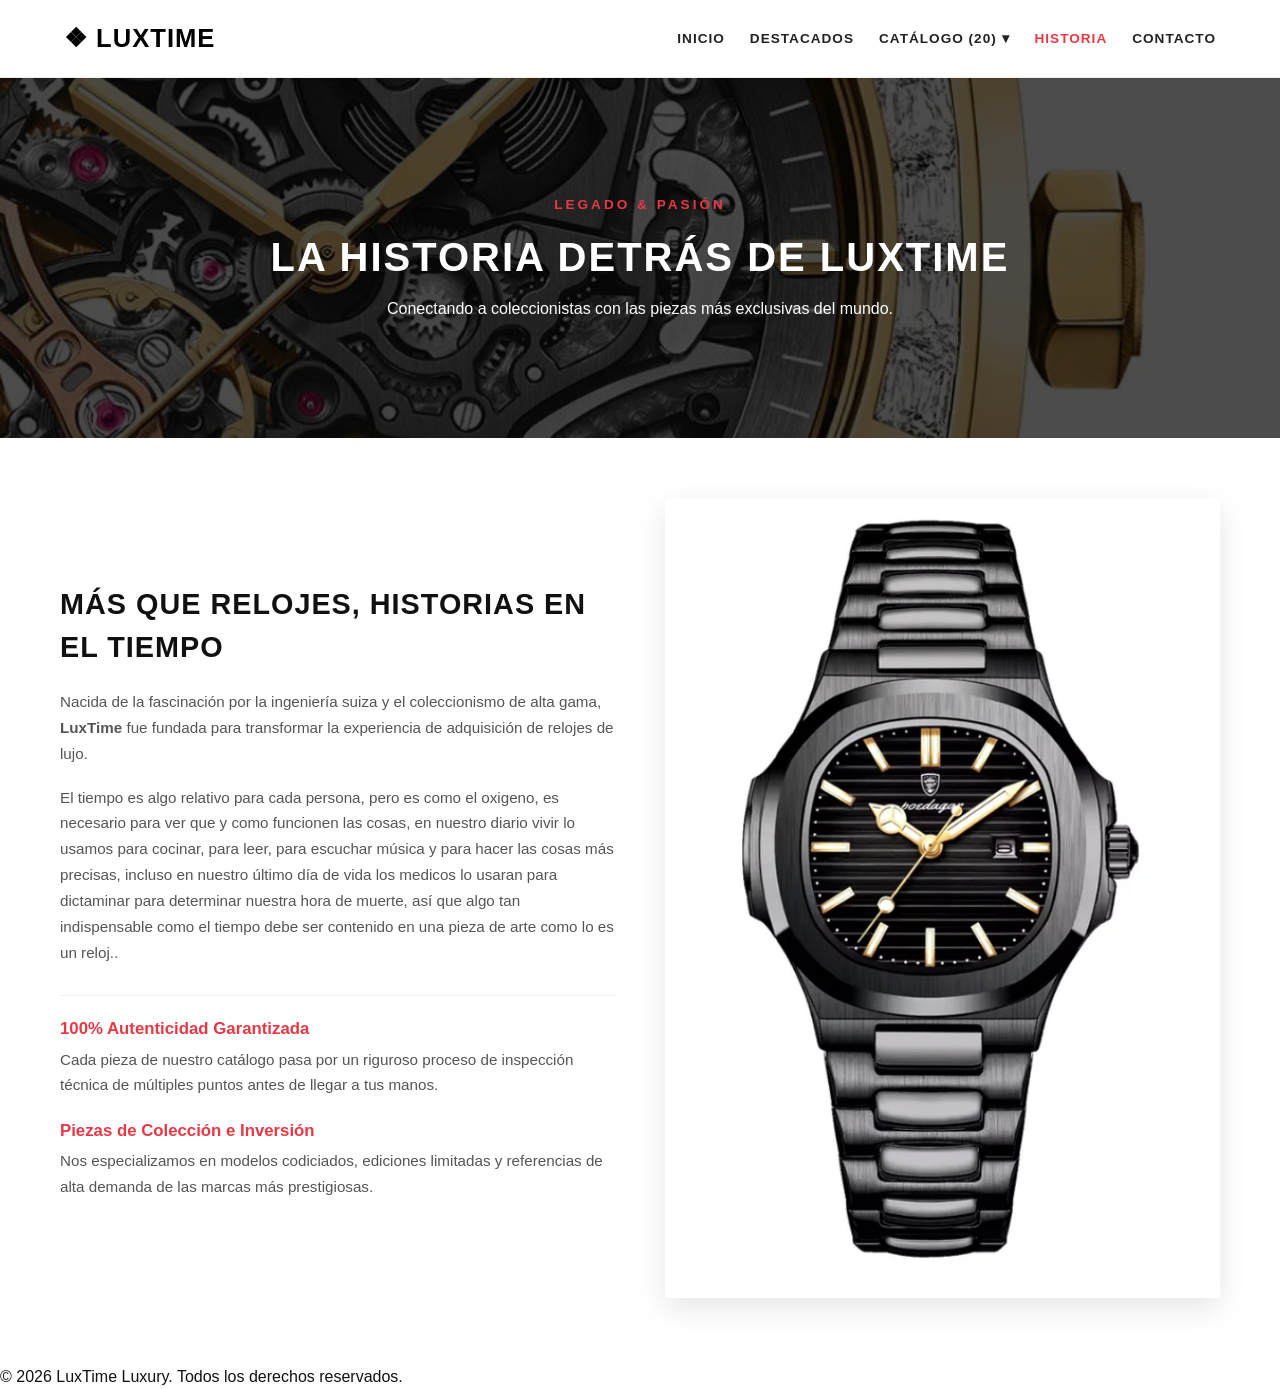
<file: historia.html>
<!DOCTYPE html>
<html lang="es">
<head>
    <meta charset="UTF-8">
    <meta name="viewport" content="width=device-width, initial-scale=1.0">
    <title>Nuestra Historia | LuxTime</title>
    <link rel="stylesheet" href="style.css">
</head>
<body>

   <!-- NAVBAR PRINCIPAL (CORREGIDO) -->
    <header class="navbar">
        <div class="logo">
            <span class="logo-icon">❖</span> LuxTime
        </div>
        <nav>
            <ul class="nav-links">
                <li><a href="index.html">INICIO</a></li>
                <li><a href="index.html#destacados">DESTACADOS</a></li>
                <li class="dropdown">
                    <a href="catalogo.html" class="dropbtn">CATÁLOGO (20) ▾</a>
                    <div class="dropdown-content">
                        <a href="catalogo.html" class="btn-dropdown">VER COLECCIÓN</a>
                        <a href="catalogo.html">Ver Disponibles</a>
                        <a href="catalogo.html">Agotados</a>
                    </div>
                </li>
                <li><a href="historia.html" class="active">HISTORIA</a></li>
                <li><a href="contacto.html">CONTACTO</a></li>
            </ul>
        </nav>
    </header>

    <!-- BANNER DE ENCABEZADO -->
    <section class="about-hero" style="background-image: linear-gradient(rgba(0, 0, 0, 0.7), rgba(0, 0, 0, 0.7)), url('./Royal\ Skeleton\ Gold.png'); background-size: cover; background-position: center;">
        <div class="about-hero-content">
            <span class="hero-subtitle">LEGADO & PASIÓN</span>
            <h1>LA HISTORIA DETRÁS DE LUXTIME</h1>
            <p>Conectando a coleccionistas con las piezas más exclusivas del mundo.</p>
        </div>
    </section>

    <!-- SECCIÓN PRINCIPAL DE HISTORIA -->
    <section class="about-container">
        <div class="about-grid">
            <div class="about-text">
                <h2>MÁS QUE RELOJES, HISTORIAS EN EL TIEMPO</h2>
                <p>Nacida de la fascinación por la ingeniería suiza y el coleccionismo de alta gama, <strong>LuxTime</strong> fue fundada para transformar la experiencia de adquisición de relojes de lujo.</p>
                <p>El tiempo es algo relativo para cada persona, pero es como el oxigeno, es necesario para ver que y como funcionen las cosas, en nuestro diario vivir lo usamos para cocinar, para leer, para escuchar música y para hacer las cosas más precisas, incluso en nuestro último día de vida los medicos lo usaran para dictaminar para determinar nuestra hora de muerte, así que algo tan indispensable como el tiempo debe ser contenido en una pieza de arte como lo es un reloj..</p>
                
                <div class="values-list">
                    <div class="value-item">
                        <h4>100% Autenticidad Garantizada</h4>
                        <p>Cada pieza de nuestro catálogo pasa por un riguroso proceso de inspección técnica de múltiples puntos antes de llegar a tus manos.</p>
                    </div>
                    <div class="value-item">
                        <h4>Piezas de Colección e Inversión</h4>
                        <p>Nos especializamos en modelos codiciados, ediciones limitadas y referencias de alta demanda de las marcas más prestigiosas.</p>
                    </div>
                </div>
            </div>

            <div class="about-image">
                <img src="./Nautilus Chrono Black.png" alt="LuxTime Horología de Lujo">
            </div>
        </div>
    </section>

    <!-- FOOTER -->
    <footer class="footer">
        <p>&copy; 2026 LuxTime Luxury. Todos los derechos reservados.</p>
    </footer>

</body>
</html>
</file>
<file: style.css>
/* RESET GENERAL Y TIPOGRAFÍA LIMPIA (ESTILO CRM JEWELERS) */
* {
    margin: 0;
    padding: 0;
    box-sizing: border-box;
    font-family: 'Helvetica Neue', Helvetica, Arial, sans-serif;
}

body {
    background-color: #ffffff;
    color: #111111;
    line-height: 1.5;
}

/* NAVBAR LIMPIO EN FONDO BLANCO COMO CRM JEWELERS */
.navbar {
    display: flex;
    justify-content: space-between;
    align-items: center;
    padding: 1.2rem 5%;
    background-color: #ffffff;
    border-bottom: 1px solid #eeeeee;
    position: sticky;
    top: 0;
    z-index: 1000;
}

.logo {
    font-size: 1.6rem;
    font-weight: 800;
    letter-spacing: 1px;
    color: #000000;
    text-transform: uppercase;
}

.nav-links {
    display: flex;
    list-style: none;
    gap: 25px;
}

.nav-links a {
    text-decoration: none;
    color: #222222;
    font-size: 0.85rem;
    font-weight: 700;
    text-transform: uppercase;
    letter-spacing: 1px;
    transition: color 0.2s;
}

.nav-links a:hover, .nav-links a.active {
    color: #e63946; /* Acento Rojo/Coral tipo CRM Jewelers */
}

.nav-icons {
    display: flex;
    gap: 15px;
    font-size: 1.1rem;
    cursor: pointer;
}

/* BANNER SLIDER CON CSS ANIMATION */
.hero-slider {
    position: relative;
    height: 75vh;
    overflow: hidden;
}

.slide {
    position: absolute;
    width: 100%;
    height: 100%;
    background-size: cover;
    background-position: center;
    display: flex;
    align-items: center;
    justify-content: center;
    opacity: 0;
    animation: slideLoop 12s infinite;
}

.slide-1 {
    background-image: linear-gradient(rgba(0,0,0,0.45), rgba(0,0,0,0.45)), url('https://images.unsplash.com/photo-1523275335684-37898b6baf30?w=1600');
    animation-delay: 0s;
}

.slide-2 {
    background-image: linear-gradient(rgba(0,0,0,0.45), rgba(0,0,0,0.45)), url('https://images.unsplash.com/photo-1522335789203-aabd1fc54bc9?w=1600');
    animation-delay: 4s;
}

.slide-3 {
    background-image: linear-gradient(rgba(0,0,0,0.45), rgba(0,0,0,0.45)), url('https://images.unsplash.com/photo-1547996160-81dfa63595aa?w=1600');
    animation-delay: 8s;
}

@keyframes slideLoop {
    0% { opacity: 0; }
    8% { opacity: 1; }
    33% { opacity: 1; }
    41% { opacity: 0; }
    100% { opacity: 0; }
}

.hero-overlay {
    text-align: center;
    color: #ffffff;
    max-width: 700px;
    padding: 0 20px;
}

.sub-title {
    text-transform: uppercase;
    letter-spacing: 3px;
    font-size: 0.85rem;
    font-weight: 600;
    display: block;
    margin-bottom: 10px;
}

.hero-overlay h1 {
    font-size: 3rem;
    font-weight: 800;
    text-transform: uppercase;
    line-height: 1.1;
    margin-bottom: 15px;
}

.btn-primary {
    display: inline-block;
    background-color: #e63946;
    color: #ffffff;
    padding: 12px 30px;
    text-decoration: none;
    font-weight: 700;
    font-size: 0.85rem;
    letter-spacing: 1px;
    border: none;
    cursor: pointer;
    margin-top: 15px;
    transition: background-color 0.3s;
}

.btn-primary:hover {
    background-color: #111111;
}

/* CONTENEDORES Y TÍTULOS DE SECCIÓN */
.container {
    padding: 4rem 5%;
}

.bg-light {
    background-color: #f9f9f9;
}

.section-title {
    text-align: center;
    font-size: 1.8rem;
    text-transform: uppercase;
    letter-spacing: 1px;
    margin-bottom: 2.5rem;
    position: relative;
}

.section-title::after {
    content: '';
    width: 50px;
    height: 2px;
    background-color: #e63946;
    display: block;
    margin: 10px auto 0;
}

.sub-section-title {
    font-size: 1.2rem;
    text-transform: uppercase;
    margin: 2rem 0 1rem;
}

/* SECCIÓN 6 RELOJES DESTACADOS */
.grid-6 {
    display: grid;
    grid-template-columns: repeat(3, 1fr);
    gap: 30px;
}

.card {
    border: 1px solid #eee;
    padding: 15px;
    text-align: center;
    background: #fff;
    transition: box-shadow 0.3s;
}

.card:hover {
    box-shadow: 0 10px 20px rgba(0,0,0,0.08);
}

.card-img img {
    width: 100%;
    height: 220px;
    object-fit: contain;
    padding: 5px;
}

.card h3 {
    font-size: 1.1rem;
    margin: 10px 0 5px;
}

.price {
    font-weight: 700;
    color: #e63946;
    margin-bottom: 5px;
}

.rating {
    color: #ffb703;
    font-size: 0.9rem;
    margin-bottom: 10px;
}

.btn-card {
    display: inline-block;
    padding: 8px 15px;
    border: 1px solid #111;
    color: #111;
    text-decoration: none;
    font-size: 0.75rem;
    font-weight: 700;
    text-transform: uppercase;
}

.btn-card:hover {
    background-color: #111;
    color: #fff;
}

/* SECCIÓN CATÁLOGO (20 RELOJES CON BADGES STOCK) */
.grid-catalog {
    display: grid;
    grid-template-columns: repeat(4, 1fr);
    gap: 20px;
}

.catalog-card {
    background: #ffffff;
    border: 1px solid #e2e2e2;
    padding: 15px;
    position: relative;
    text-align: center;
}

.catalog-card img {
    width: 100%;
    height: 180px;
    object-fit: cover;
}

.badge {
    position: absolute;
    top: 10px;
    left: 10px;
    padding: 4px 8px;
    font-size: 0.65rem;
    font-weight: 800;
    text-transform: uppercase;
    color: #fff;
}

.badge.stock { background-color: #2a9d8f; }
.badge.soldout { background-color: #e63946; }

/* VISTA AMPLIA Y ZOOM DETALLE DE PRODUCTO */
.product-detail-wrapper {
    display: grid;
    grid-template-columns: 1fr 1fr;
    gap: 40px;
    align-items: center;
}

.zoom-container {
    overflow: hidden;
    border: 1px solid #eee;
}

.zoom-img {
    width: 100%;
    height: 400px;
    object-fit: cover;
    transition: transform 0.5s ease;
    cursor: zoom-in;
}

.zoom-container:hover .zoom-img {
    transform: scale(1.3);
}

.customizer {
    margin: 20px 0;
    display: flex;
    flex-direction: column;
    gap: 10px;
}

.customizer input, .customizer select {
    padding: 10px;
    border: 1px solid #ccc;
}

.horizontal-scroll {
    display: flex;
    gap: 15px;
    overflow-x: auto;
    padding-bottom: 10px;
}

.related-card {
    min-width: 150px;
    border: 1px solid #eee;
    text-align: center;
    padding: 10px;
}

.related-card img {
    width: 100%;
    height: 100px;
    object-fit: cover;
}

/* HISTORIA Y GALERÍA MOSAICO */
.timeline-container {
    display: grid;
    grid-template-columns: repeat(4, 1fr);
    gap: 20px;
    margin-bottom: 3rem;
}

.time-box {
    background: #fff;
    padding: 20px;
    border-top: 3px solid #e63946;
    border-left: 1px solid #eee;
    border-right: 1px solid #eee;
    border-bottom: 1px solid #eee;
}

.time-box .year {
    font-size: 1.5rem;
    font-weight: 800;
    color: #e63946;
}

.mosaic-gallery {
    display: grid;
    grid-template-columns: repeat(3, 1fr);
    gap: 15px;
}

.mosaic-item img {
    width: 100%;
    height: 200px;
    object-fit: cover;
}

.mosaic-item.item-large img { height: 415px; }
.mosaic-item.item-wide { grid-column: span 2; }

/* FORMULARIO Y VALIDACIÓN VISUAL CSS EXIGIDA */
.contact-wrapper {
    display: grid;
    grid-template-columns: 2fr 1fr;
    gap: 40px;
}

.contact-form {
    display: flex;
    flex-direction: column;
    gap: 15px;
}

.form-group {
    display: flex;
    flex-direction: column;
}

.form-group label {
    font-size: 0.8rem;
    font-weight: 700;
    margin-bottom: 5px;
}

.form-group input, .form-group textarea {
    padding: 12px;
    border: 1px solid #ccc;
    outline: none;
}

/* Validaciones CSS activas */
.form-group input:focus:invalid, .form-group textarea:focus:invalid {
    border-color: #e63946;
}

.form-group input:valid, .form-group textarea:valid {
    border-color: #2a9d8f;
}

/* FOOTER NATIVO IMPLEMENTADO CON FLEXBOX */
.site-footer {
    background-color: #111111;
    color: #ffffff;
    padding: 2rem 5%;
}

.footer-container {
    display: flex;
    justify-content: space-between;
    align-items: center;
    flex-wrap: wrap;
    gap: 15px;
    font-size: 0.85rem;
}

.footer-container a {
    color: #e63946;
    text-decoration: none;
}

/* ==========================================
   BREAKPOINTS RESPONSIVOS (EXIGIDOS MÍNIMO 3)
   ========================================== */

/* Breakpoint 1: Laptops/Tablets horizontales (<= 1024px) */
@media (max-width: 1024px) {
    .grid-catalog {
        grid-template-columns: repeat(3, 1fr);
    }
    .timeline-container {
        grid-template-columns: repeat(2, 1fr);
    }
}

/* Breakpoint 2: Tablets (<= 768px) */
@media (max-width: 768px) {
    .navbar {
        flex-direction: column;
        gap: 15px;
    }
    .grid-6 {
        grid-template-columns: repeat(2, 1fr);
    }
    .grid-catalog {
        grid-template-columns: repeat(2, 1fr);
    }
    .product-detail-wrapper, .contact-wrapper {
        grid-template-columns: 1fr;
    }
    .mosaic-gallery {
        grid-template-columns: 1fr;
    }
    .mosaic-item.item-large img { height: 200px; }
    .mosaic-item.item-wide { grid-column: span 1; }
}

/* Breakpoint 3: Smartphones (<= 480px) */
@media (max-width: 480px) {
    .hero-overlay h1 {
        font-size: 1.8rem;
    }
    .grid-6, .grid-catalog, .timeline-container {
        grid-template-columns: 1fr;
    }
    .footer-container {
        flex-direction: column;
        text-align: center;
    }
}
/* =========================================
   MENÚ DESPLEGABLE (DROPDOWN) EN NAVBAR
   ========================================= */

/* Asegurar que el elemento padre sirva de ancla */
.nav-links li.dropdown {
    position: relative;
    display: inline-block;
}

/* Menú oculto por defecto */
.dropdown-content {
    display: none;
    position: absolute;
    top: 100%; /* Aparece justo debajo del menú */
    left: 50%;
    transform: translateX(-50%);
    background-color: #ffffff;
    min-width: 180px;
    box-shadow: 0px 8px 16px rgba(0, 0, 0, 0.15);
    border-radius: 4px;
    padding: 10px 0;
    z-index: 1000;
    border-top: 3px solid #e63946; /* Límite con color de acento */
}

/* Enlaces dentro del desplegable */
.dropdown-content a {
    color: #111111 !important;
    padding: 10px 16px;
    text-decoration: none;
    display: block;
    font-size: 0.8rem;
    font-weight: 600;
    text-transform: uppercase;
    text-align: center;
    transition: background-color 0.2s ease, color 0.2s ease;
}

/* Hover sobre las opciones del desplegable */
.dropdown-content a:hover {
    background-color: #f5f5f5;
    color: #e63946 !important;
}

/* Estilo especial para el botón "VER COLECCIÓN" dentro del desplegable */
.dropdown-content a.btn-dropdown {
    background-color: #111111;
    color: #ffffff !important;
    margin: 5px 12px;
    border-radius: 3px;
    letter-spacing: 1px;
}

.dropdown-content a.btn-dropdown:hover {
    background-color: #e63946;
    color: #ffffff !important;
}

/* MOSTRAR EL MENÚ AL PASAR EL CURSOR (HOVER) */
.dropdown:hover .dropdown-content {
    display: block;
}
/* ==========================================
   CARRUSEL HERO PRINCIPAL
   ========================================== */
.hero-carousel {
    position: relative;
    width: 100%;
    height: 80vh; /* Altura ideal de impacto */
    min-height: 500px;
    overflow: hidden;
    background-color: #0d0d0d;
}

.carousel-container {
    width: 100%;
    height: 100%;
    position: relative;
}

.carousel-slide {
    position: absolute;
    top: 0;
    left: 0;
    width: 100%;
    height: 100%;
    background-size: cover;
    background-position: center;
    background-repeat: no-repeat;
    opacity: 0;
    transition: opacity 0.8s ease-in-out;
    display: flex;
    align-items: center;
    justify-content: center;
    text-align: center;
}

.carousel-slide.active {
    opacity: 1;
    z-index: 1;
}

/* Contenido sobre la imagen */
.hero-content {
    max-width: 800px;
    padding: 0 20px;
    color: #ffffff;
    z-index: 2;
}

.hero-subtitle {
    font-size: 0.85rem;
    letter-spacing: 3px;
    text-transform: uppercase;
    color: #e63946; /* Rojo de acento */
    font-weight: 700;
    margin-bottom: 12px;
    display: block;
}

.hero-title {
    font-size: 3rem;
    font-weight: 800;
    letter-spacing: 2px;
    margin-bottom: 16px;
    text-transform: uppercase;
    line-height: 1.1;
}

.hero-description {
    font-size: 1.05rem;
    color: #d1d1d1;
    margin-bottom: 28px;
    font-weight: 300;
}

.btn-hero {
    display: inline-block;
    background-color: #e63946;
    color: #ffffff;
    padding: 14px 32px;
    font-size: 0.85rem;
    font-weight: 700;
    letter-spacing: 1.5px;
    text-decoration: none;
    text-transform: uppercase;
    border-radius: 2px;
    transition: background-color 0.3s ease, transform 0.2s ease;
}

.btn-hero:hover {
    background-color: #c92a37;
    transform: translateY(-2px);
}

/* Botones Izquierda / Derecha */
.carousel-control {
    position: absolute;
    top: 50%;
    transform: translateY(-50%);
    background: rgba(0, 0, 0, 0.4);
    color: white;
    border: 1px solid rgba(255, 255, 255, 0.2);
    font-size: 1.5rem;
    padding: 12px 18px;
    cursor: pointer;
    z-index: 10;
    transition: background 0.3s ease;
    border-radius: 3px;
}

.carousel-control:hover {
    background: rgba(230, 57, 70, 0.8);
}

.carousel-control.prev { left: 25px; }
.carousel-control.next { right: 25px; }

/* Indicadores Puntos */
.carousel-dots {
    position: absolute;
    bottom: 25px;
    left: 50%;
    transform: translateX(-50%);
    display: flex;
    gap: 10px;
    z-index: 10;
}

.dot {
    width: 12px;
    height: 12px;
    background-color: rgba(255, 255, 255, 0.4);
    border-radius: 50%;
    cursor: pointer;
    transition: background-color 0.3s ease, transform 0.3s ease;
}

.dot.active, .dot:hover {
    background-color: #e63946;
    transform: scale(1.2);
}
/* ==========================================
   PÁGINA DE HISTORIA / ABOUT
   ========================================== */
.about-hero {
    height: 40vh;
    min-height: 300px;
    display: flex;
    align-items: center;
    justify-content: center;
    text-align: center;
    color: #ffffff;
}

.about-hero-content h1 {
    font-size: 2.5rem;
    font-weight: 800;
    letter-spacing: 2px;
    margin: 10px 0;
}

.about-container {
    max-width: 1200px;
    margin: 60px auto;
    padding: 0 20px;
}

.about-grid {
    display: grid;
    grid-template-columns: 1fr 1fr;
    gap: 50px;
    align-items: center;
}

.about-text h2 {
    font-size: 1.8rem;
    font-weight: 800;
    margin-bottom: 20px;
    color: #111111;
    letter-spacing: 1px;
}

.about-text p {
    color: #555555;
    line-height: 1.7;
    margin-bottom: 18px;
    font-size: 0.95rem;
}

.values-list {
    margin-top: 30px;
    border-top: 1px solid #eeeeee;
    padding-top: 20px;
}

.value-item {
    margin-bottom: 20px;
}

.value-item h4 {
    font-size: 1.05rem;
    color: #e63946;
    font-weight: 700;
    margin-bottom: 5px;
}

.about-image img {
    width: 100%;
    border-radius: 4px;
    box-shadow: 0 10px 30px rgba(0, 0, 0, 0.1);
    object-fit: cover;
}

/* Responsivo para móviles */
@media (max-width: 768px) {
    .about-grid {
        grid-template-columns: 1fr;
        gap: 30px;
    }
}
/* ==========================================
   PÁGINA DE CONTACTO
   ========================================== */
.contact-container {
    max-width: 1200px;
    margin: 60px auto;
    padding: 0 20px;
}

.contact-grid {
    display: grid;
    grid-template-columns: 1fr 1fr;
    gap: 60px;
}

.contact-info h2, .contact-form-wrapper h2 {
    font-size: 1.5rem;
    font-weight: 800;
    letter-spacing: 1px;
    margin-bottom: 20px;
    color: #111111;
}

.contact-info p {
    color: #666666;
    line-height: 1.6;
    margin-bottom: 30px;
}

.info-card {
    background-color: #f9f9f9;
    padding: 30px;
    border-left: 4px solid #e63946;
    border-radius: 4px;
}

.info-item {
    margin-bottom: 25px;
}

.info-item:last-child {
    margin-bottom: 0;
}

.info-item h4 {
    font-size: 0.85rem;
    font-weight: 800;
    letter-spacing: 1.5px;
    color: #111111;
    margin-bottom: 6px;
}

.info-item p, .info-item a {
    color: #444444;
    text-decoration: none;
    font-size: 0.95rem;
    line-height: 1.5;
}

.info-item a:hover {
    color: #e63946;
}

/* FORMULARIO */
.contact-form .form-group {
    margin-bottom: 20px;
}

.contact-form label {
    display: block;
    font-size: 0.8rem;
    font-weight: 700;
    letter-spacing: 1px;
    margin-bottom: 8px;
    color: #222222;
    text-transform: uppercase;
}

.contact-form input,
.contact-form select,
.contact-form textarea {
    width: 100%;
    padding: 12px 15px;
    border: 1px solid #dddddd;
    border-radius: 4px;
    font-size: 0.95rem;
    font-family: inherit;
    background-color: #ffffff;
    box-sizing: border-box;
    transition: border-color 0.3s ease;
}

.contact-form input:focus,
.contact-form select:focus,
.contact-form textarea:focus {
    outline: none;
    border-color: #e63946;
}

.btn-submit {
    width: 100%;
    background-color: #111111;
    color: #ffffff;
    border: none;
    padding: 15px;
    font-size: 0.9rem;
    font-weight: 700;
    letter-spacing: 1.5px;
    cursor: pointer;
    border-radius: 4px;
    transition: background-color 0.3s ease;
}

.btn-submit:hover {
    background-color: #e63946;
}

@media (max-width: 768px) {
    .contact-grid {
        grid-template-columns: 1fr;
        gap: 40px;
    }
}
/* ==========================================
   SISTEMA DE MODALES (DETALLE DE PRODUCTO)
   ========================================== */

/* Fondo oscuro superpuesto (oculto por defecto) */
.modal-overlay {
    display: none;
    position: fixed;
    top: 0;
    left: 0;
    width: 100%;
    height: 100%;
    background-color: rgba(0, 0, 0, 0.85);
    z-index: 99999;
    justify-content: center;
    align-items: center;
    padding: 20px;
}

/* Se activa automáticamente cuando el ID en el enlace coincide con la URL */
.modal-overlay:target {
    display: flex;
}

/* Ventana blanca del modal */
.modal-box {
    background-color: #ffffff;
    color: #111111;
    width: 100%;
    max-width: 480px;
    padding: 30px;
    border-radius: 4px;
    position: relative;
    box-shadow: 0 15px 35px rgba(0,0,0,0.3);
    text-align: center;
    border-top: 4px solid #e63946;
}

.modal-box img {
    max-width: 200px;
    height: 180px;
    object-fit: cover;
    margin-bottom: 15px;
}

.modal-box h3 {
    font-size: 1.3rem;
    text-transform: uppercase;
    letter-spacing: 1px;
    margin-bottom: 5px;
}

.modal-price {
    font-size: 1.2rem;
    font-weight: 700;
    color: #e63946;
    margin-bottom: 15px;
}

.modal-specs {
    list-style: none;
    padding: 0;
    text-align: left;
    margin-bottom: 20px;
    border-top: 1px solid #eeeeee;
}

.modal-specs li {
    padding: 8px 0;
    border-bottom: 1px solid #eeeeee;
    font-size: 0.85rem;
    color: #444444;
}

/* Botón 'X' para cerrar */
.modal-close {
    position: absolute;
    top: 10px;
    right: 15px;
    font-size: 26px;
    font-weight: 700;
    color: #111111;
    text-decoration: none;
    line-height: 1;
    transition: color 0.2s;
}

.modal-close:hover {
    color: #e63946;
}
.catalog-card img {
    width: 100%;
    max-height: 180px;
    object-fit: contain; /* Esto evita que se distorsionen o salgan de la tarjeta */
    margin-bottom: 10px;
}
</file>
